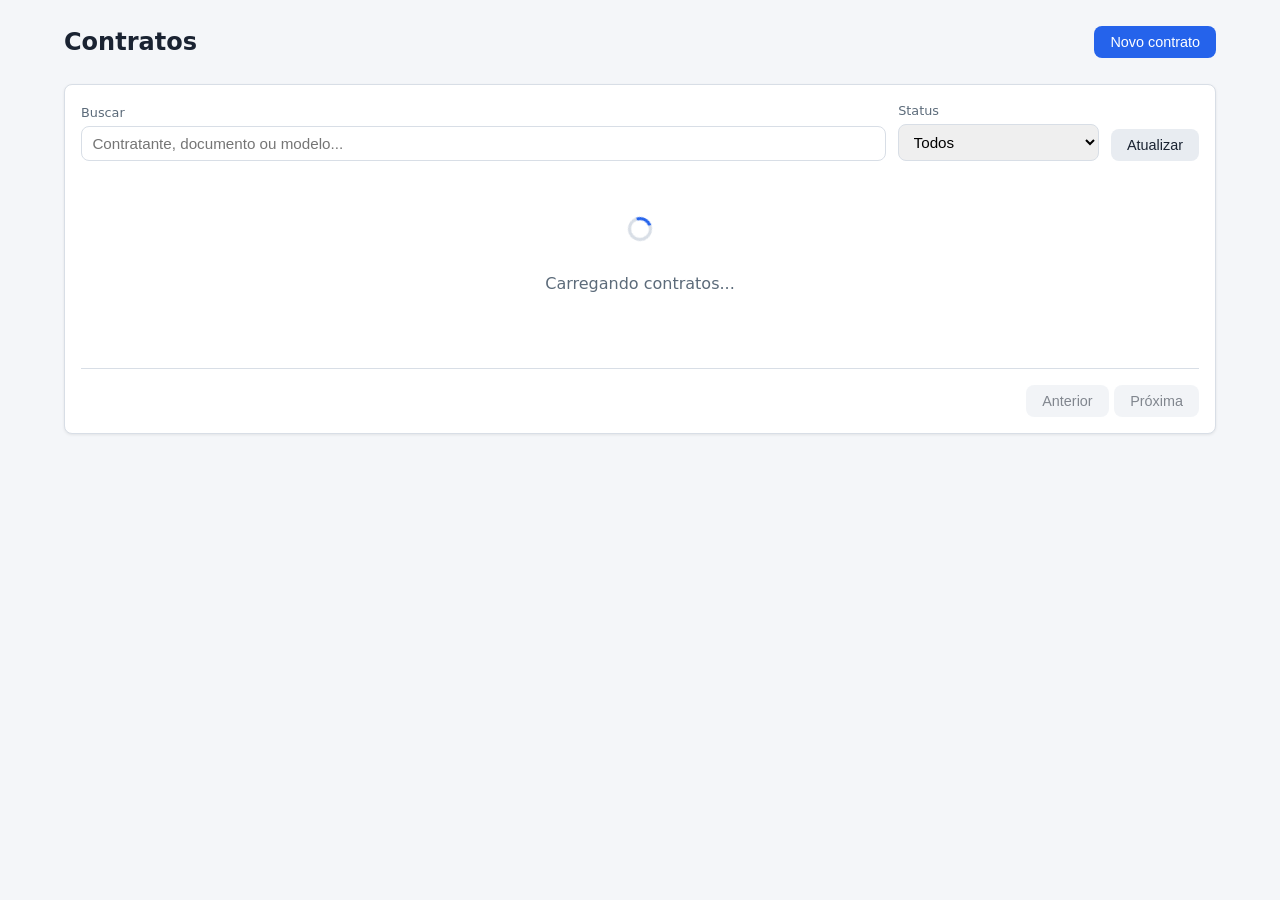
<file: index.html>
<!DOCTYPE html>
<html lang="pt-BR">
<head>
  <meta charset="UTF-8">
  <meta http-equiv="refresh" content="0; url=pages/contracts/list.html">
  <title>Contratos</title>
</head>
<body>
  <p><a href="pages/contracts/list.html">Abrir tela de contratos</a></p>
</body>
</html>
</file>
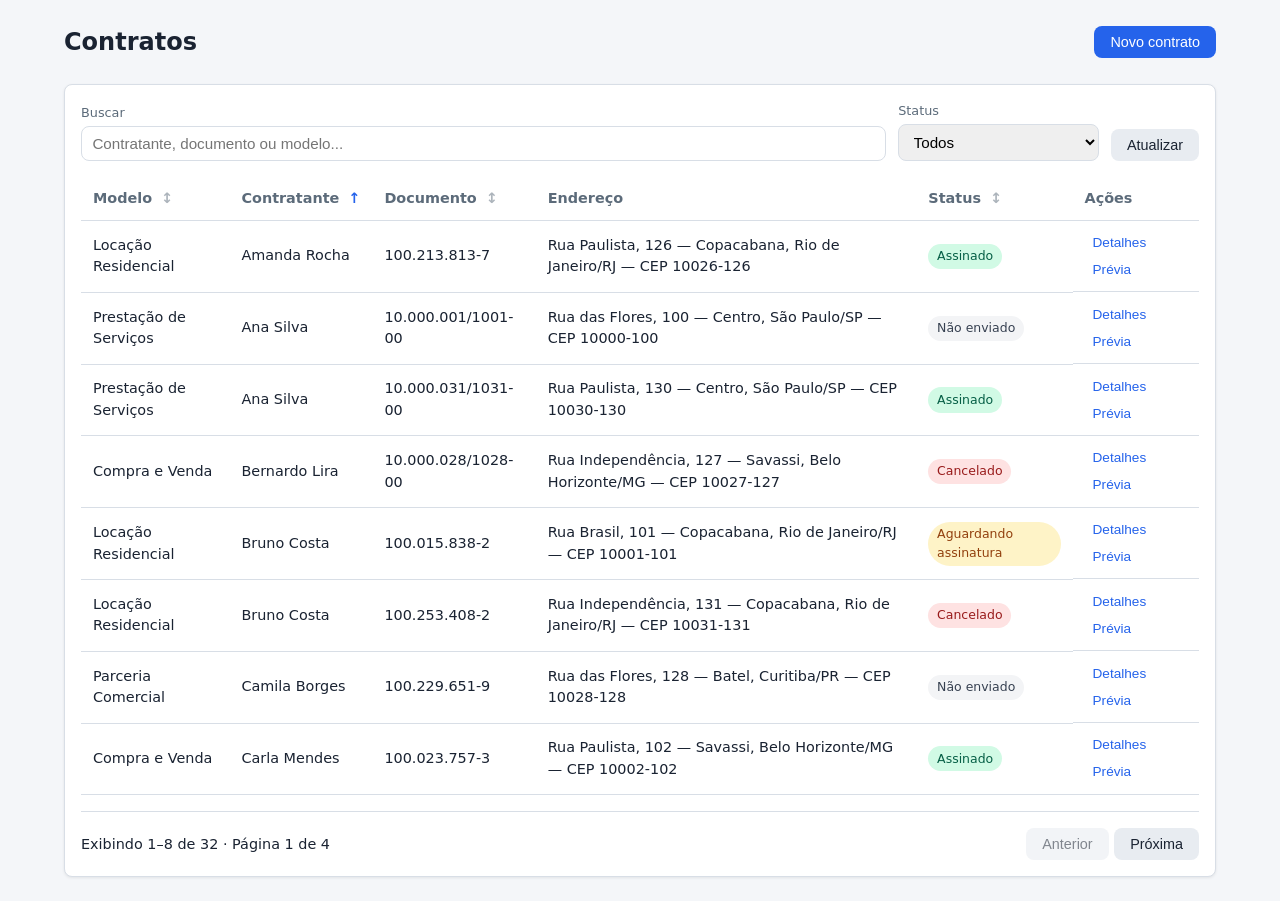
<file: pages/contracts/list.html>
<!DOCTYPE html>
<html lang="pt-BR">
<head>
  <meta charset="UTF-8">
  <meta name="viewport" content="width=device-width, initial-scale=1.0">
  <title>Contratos</title>
  <link rel="stylesheet" href="../../style/contracts.css">
</head>
<body>
  <div class="pagina">
    <header class="cabecalho">
      <h1>Contratos</h1>
      <button type="button" class="btn btn--primario" id="btn-novo-contrato">
        Novo contrato
      </button>
    </header>

    <section class="painel">
      <div class="filtros">
        <div class="campo campo--busca">
          <label for="busca">Buscar</label>
          <input
            type="search"
            id="busca"
            placeholder="Contratante, documento ou modelo..."
            autocomplete="off"
          >
        </div>
        <div class="campo">
          <label for="filtro-status">Status</label>
          <select id="filtro-status">
            <option value="">Todos</option>
          </select>
        </div>
        <button type="button" class="btn btn--secundario" id="btn-recarregar">
          Atualizar
        </button>
      </div>

      <div id="area-conteudo">
        <div class="estado estado--carregando" id="estado-carregando">
          <div class="spinner" aria-hidden="true"></div>
          <p>Carregando contratos...</p>
        </div>
      </div>

      <nav class="paginacao" id="paginacao" hidden>
        <span id="paginacao-info"></span>
        <div class="paginacao__botoes">
          <button type="button" class="btn btn--secundario" id="btn-pagina-anterior" disabled>
            Anterior
          </button>
          <button type="button" class="btn btn--secundario" id="btn-pagina-proxima" disabled>
            Próxima
          </button>
        </div>
      </nav>
    </section>
  </div>

  <div class="modal-overlay" id="modal-detalhes" hidden>
    <div class="modal" role="dialog" aria-labelledby="titulo-detalhes">
      <div class="modal__cabecalho">
        <h2 id="titulo-detalhes">Detalhes do contrato</h2>
        <button type="button" class="btn btn--link" data-fechar-modal="detalhes">Fechar</button>
      </div>
      <div class="modal__corpo detalhes" id="corpo-detalhes"></div>
    </div>
  </div>

  <div class="modal-overlay" id="modal-previa" hidden>
    <div class="modal modal--grande" role="dialog" aria-labelledby="titulo-previa">
      <div class="modal__cabecalho">
        <h2 id="titulo-previa">Prévia do contrato</h2>
        <button type="button" class="btn btn--link" data-fechar-modal="previa">Fechar</button>
      </div>
      <div class="modal__corpo previa" id="corpo-previa"></div>
    </div>
  </div>

  <div class="modal-overlay" id="modal-criar" hidden>
    <div class="modal modal--grande" role="dialog" aria-labelledby="titulo-criar">
      <div class="salvando-overlay" id="overlay-salvando" hidden>
        <p>Salvando contrato...</p>
      </div>
      <div class="modal__cabecalho">
        <h2 id="titulo-criar">Novo contrato</h2>
        <button type="button" class="btn btn--link" data-fechar-modal="criar">Fechar</button>
      </div>
      <form class="modal__corpo formulario" id="form-criar" novalidate>
        <div class="campo">
          <label for="campo-modelo">Modelo *</label>
          <select id="campo-modelo" name="modelo" required></select>
          <span class="mensagem-erro" data-erro="modelo" hidden></span>
        </div>
        <div class="formulario__linha">
          <div class="campo">
            <label for="campo-nome">Nome do contratante *</label>
            <input type="text" id="campo-nome" name="contratanteNome" required>
            <span class="mensagem-erro" data-erro="contratanteNome" hidden></span>
          </div>
          <div class="campo">
            <label for="campo-tipo-doc">Tipo de documento *</label>
            <select id="campo-tipo-doc" name="tipoDocumento" required>
              <option value="">Selecione</option>
              <option value="CPF">CPF</option>
              <option value="CNPJ">CNPJ</option>
            </select>
            <span class="mensagem-erro" data-erro="tipoDocumento" hidden></span>
          </div>
        </div>
        <div class="formulario__linha">
          <div class="campo">
            <label for="campo-documento">Documento *</label>
            <input type="text" id="campo-documento" name="documento" required>
            <span class="mensagem-erro" data-erro="documento" hidden></span>
          </div>
          <div class="campo">
            <label for="campo-email">E-mail *</label>
            <input type="email" id="campo-email" name="email" required>
            <span class="mensagem-erro" data-erro="email" hidden></span>
          </div>
        </div>
        <div class="formulario__linha">
          <div class="campo">
            <label for="campo-cep">CEP *</label>
            <input type="text" id="campo-cep" name="cep" required placeholder="00000-000">
            <span class="mensagem-erro" data-erro="cep" hidden></span>
          </div>
          <div class="campo">
            <label for="campo-endereco">Endereço *</label>
            <input type="text" id="campo-endereco" name="endereco" required>
            <span class="mensagem-erro" data-erro="endereco" hidden></span>
          </div>
        </div>
        <div class="formulario__linha">
          <div class="campo">
            <label for="campo-numero">Número *</label>
            <input type="text" id="campo-numero" name="numero" required>
            <span class="mensagem-erro" data-erro="numero" hidden></span>
          </div>
          <div class="campo">
            <label for="campo-bairro">Bairro *</label>
            <input type="text" id="campo-bairro" name="bairro" required>
            <span class="mensagem-erro" data-erro="bairro" hidden></span>
          </div>
        </div>
        <div class="formulario__linha">
          <div class="campo">
            <label for="campo-cidade">Cidade *</label>
            <input type="text" id="campo-cidade" name="cidade" required>
            <span class="mensagem-erro" data-erro="cidade" hidden></span>
          </div>
          <div class="campo">
            <label for="campo-uf">UF *</label>
            <input type="text" id="campo-uf" name="uf" maxlength="2" required placeholder="SP">
            <span class="mensagem-erro" data-erro="uf" hidden></span>
          </div>
        </div>
      </form>
      <div class="modal__rodape">
        <button type="button" class="btn btn--secundario" data-fechar-modal="criar">Cancelar</button>
        <button type="submit" form="form-criar" class="btn btn--primario" id="btn-salvar">
          Salvar
        </button>
      </div>
    </div>
  </div>

  <script type="module" src="../../scripts/contracts/list.js"></script>
</body>
</html>
</file>
<file: style/contracts.css>
*,
*::before,
*::after {
  box-sizing: border-box;
}

:root {
  --cor-fundo: #f4f6f9;
  --cor-painel: #ffffff;
  --cor-texto: #1a2332;
  --cor-texto-suave: #5c6b7a;
  --cor-borda: #d8dee6;
  --cor-primaria: #2563eb;
  --cor-primaria-hover: #1d4ed8;
  --cor-erro: #b91c1c;
  --cor-erro-fundo: #fef2f2;
  --cor-sucesso: #047857;
  --raio: 8px;
  --sombra: 0 1px 3px rgba(0, 0, 0, 0.08);
}

body {
  margin: 0;
  font-family: 'Segoe UI', system-ui, sans-serif;
  background: var(--cor-fundo);
  color: var(--cor-texto);
  line-height: 1.5;
}

.pagina {
  max-width: 1200px;
  margin: 0 auto;
  padding: 1.5rem;
}

.cabecalho {
  display: flex;
  flex-wrap: wrap;
  align-items: center;
  justify-content: space-between;
  gap: 1rem;
  margin-bottom: 1.5rem;
}

.cabecalho h1 {
  margin: 0;
  font-size: 1.5rem;
  font-weight: 600;
}

.painel {
  background: var(--cor-painel);
  border: 1px solid var(--cor-borda);
  border-radius: var(--raio);
  box-shadow: var(--sombra);
  padding: 1rem;
}

.filtros {
  display: flex;
  flex-wrap: wrap;
  gap: 0.75rem;
  align-items: flex-end;
  margin-bottom: 1rem;
}

.campo {
  display: flex;
  flex-direction: column;
  gap: 0.25rem;
  min-width: 140px;
}

.campo--busca {
  flex: 1;
  min-width: 220px;
}

.campo label {
  font-size: 0.8rem;
  color: var(--cor-texto-suave);
}

.campo input,
.campo select {
  padding: 0.5rem 0.65rem;
  border: 1px solid var(--cor-borda);
  border-radius: var(--raio);
  font-size: 0.95rem;
}

.btn {
  display: inline-flex;
  align-items: center;
  justify-content: center;
  gap: 0.35rem;
  padding: 0.5rem 1rem;
  border: none;
  border-radius: var(--raio);
  font-size: 0.9rem;
  cursor: pointer;
  font-weight: 500;
}

.btn:disabled {
  opacity: 0.55;
  cursor: not-allowed;
}

.btn--primario {
  background: var(--cor-primaria);
  color: #fff;
}

.btn--primario:hover:not(:disabled) {
  background: var(--cor-primaria-hover);
}

.btn--secundario {
  background: #e8ecf1;
  color: var(--cor-texto);
}

.btn--secundario:hover:not(:disabled) {
  background: #dce2ea;
}

.btn--link {
  background: transparent;
  color: var(--cor-primaria);
  padding: 0.25rem 0.5rem;
  font-size: 0.85rem;
}

.btn--link:hover:not(:disabled) {
  text-decoration: underline;
}

.btn--perigo {
  color: var(--cor-erro);
}

.tabela-wrap {
  overflow-x: auto;
}

table {
  width: 100%;
  border-collapse: collapse;
  font-size: 0.9rem;
}

th,
td {
  padding: 0.65rem 0.75rem;
  text-align: left;
  border-bottom: 1px solid var(--cor-borda);
}

th {
  font-weight: 600;
  color: var(--cor-texto-suave);
  white-space: nowrap;
}

th.ordenavel {
  cursor: pointer;
  user-select: none;
}

th.ordenavel:hover {
  color: var(--cor-texto);
}

th .indicador-ordem {
  margin-left: 0.25rem;
  opacity: 0.5;
}

th.ordenavel--ativa .indicador-ordem {
  opacity: 1;
  color: var(--cor-primaria);
}

.status {
  display: inline-block;
  padding: 0.2rem 0.55rem;
  border-radius: 999px;
  font-size: 0.78rem;
  font-weight: 500;
}

.status--nao_enviado {
  background: #f3f4f6;
  color: #374151;
}

.status--aguardando_assinatura {
  background: #fef3c7;
  color: #92400e;
}

.status--assinado {
  background: #d1fae5;
  color: #065f46;
}

.status--cancelado {
  background: #fee2e2;
  color: #991b1b;
}

.acoes {
  display: flex;
  flex-wrap: wrap;
  gap: 0.25rem;
}

.estado {
  text-align: center;
  padding: 2.5rem 1rem;
  color: var(--cor-texto-suave);
}

.estado--erro {
  color: var(--cor-erro);
  background: var(--cor-erro-fundo);
  border-radius: var(--raio);
}

.estado--carregando .spinner {
  display: inline-block;
  width: 1.5rem;
  height: 1.5rem;
  border: 3px solid var(--cor-borda);
  border-top-color: var(--cor-primaria);
  border-radius: 50%;
  animation: girar 0.7s linear infinite;
  margin-bottom: 0.5rem;
}

@keyframes girar {
  to {
    transform: rotate(360deg);
  }
}

.paginacao {
  display: flex;
  flex-wrap: wrap;
  align-items: center;
  justify-content: space-between;
  gap: 0.75rem;
  margin-top: 1rem;
  padding-top: 1rem;
  border-top: 1px solid var(--cor-borda);
  font-size: 0.9rem;
}

.paginacao__botoes {
  display: flex;
  gap: 0.35rem;
}

.modal-overlay {
  position: fixed;
  inset: 0;
  background: rgba(0, 0, 0, 0.45);
  display: flex;
  align-items: center;
  justify-content: center;
  padding: 1rem;
  z-index: 100;
}

.modal-overlay[hidden] {
  display: none;
}

.modal {
  background: var(--cor-painel);
  border-radius: var(--raio);
  max-width: 560px;
  width: 100%;
  max-height: 90vh;
  overflow: auto;
  box-shadow: 0 8px 30px rgba(0, 0, 0, 0.15);
}

.modal--grande {
  max-width: 720px;
}

.modal__cabecalho {
  display: flex;
  justify-content: space-between;
  align-items: center;
  padding: 1rem 1.25rem;
  border-bottom: 1px solid var(--cor-borda);
}

.modal__cabecalho h2 {
  margin: 0;
  font-size: 1.15rem;
}

.modal__corpo {
  padding: 1.25rem;
}

.modal__rodape {
  display: flex;
  justify-content: flex-end;
  gap: 0.5rem;
  padding: 1rem 1.25rem;
  border-top: 1px solid var(--cor-borda);
}

.detalhes dl {
  margin: 0;
  display: grid;
  gap: 0.75rem;
}

.detalhes dt {
  font-size: 0.78rem;
  color: var(--cor-texto-suave);
  margin-bottom: 0.15rem;
}

.detalhes dd {
  margin: 0;
  font-weight: 500;
}

.previa {
  font-size: 0.95rem;
  line-height: 1.6;
}

.previa p {
  margin: 0 0 0.85rem;
}

.previa ul {
  margin: 0 0 0.85rem 1.25rem;
  padding: 0;
}

.formulario {
  display: grid;
  gap: 0.85rem;
}

.formulario__linha {
  display: grid;
  grid-template-columns: 1fr 1fr;
  gap: 0.85rem;
}

@media (max-width: 600px) {
  .formulario__linha {
    grid-template-columns: 1fr;
  }
}

.formulario .campo--erro input,
.formulario .campo--erro select {
  border-color: var(--cor-erro);
}

.formulario .mensagem-erro {
  font-size: 0.78rem;
  color: var(--cor-erro);
}

.salvando-overlay {
  position: absolute;
  inset: 0;
  background: rgba(255, 255, 255, 0.75);
  display: flex;
  align-items: center;
  justify-content: center;
  border-radius: var(--raio);
}

.salvando-overlay[hidden] {
  display: none;
}

.modal {
  position: relative;
}
</file>
